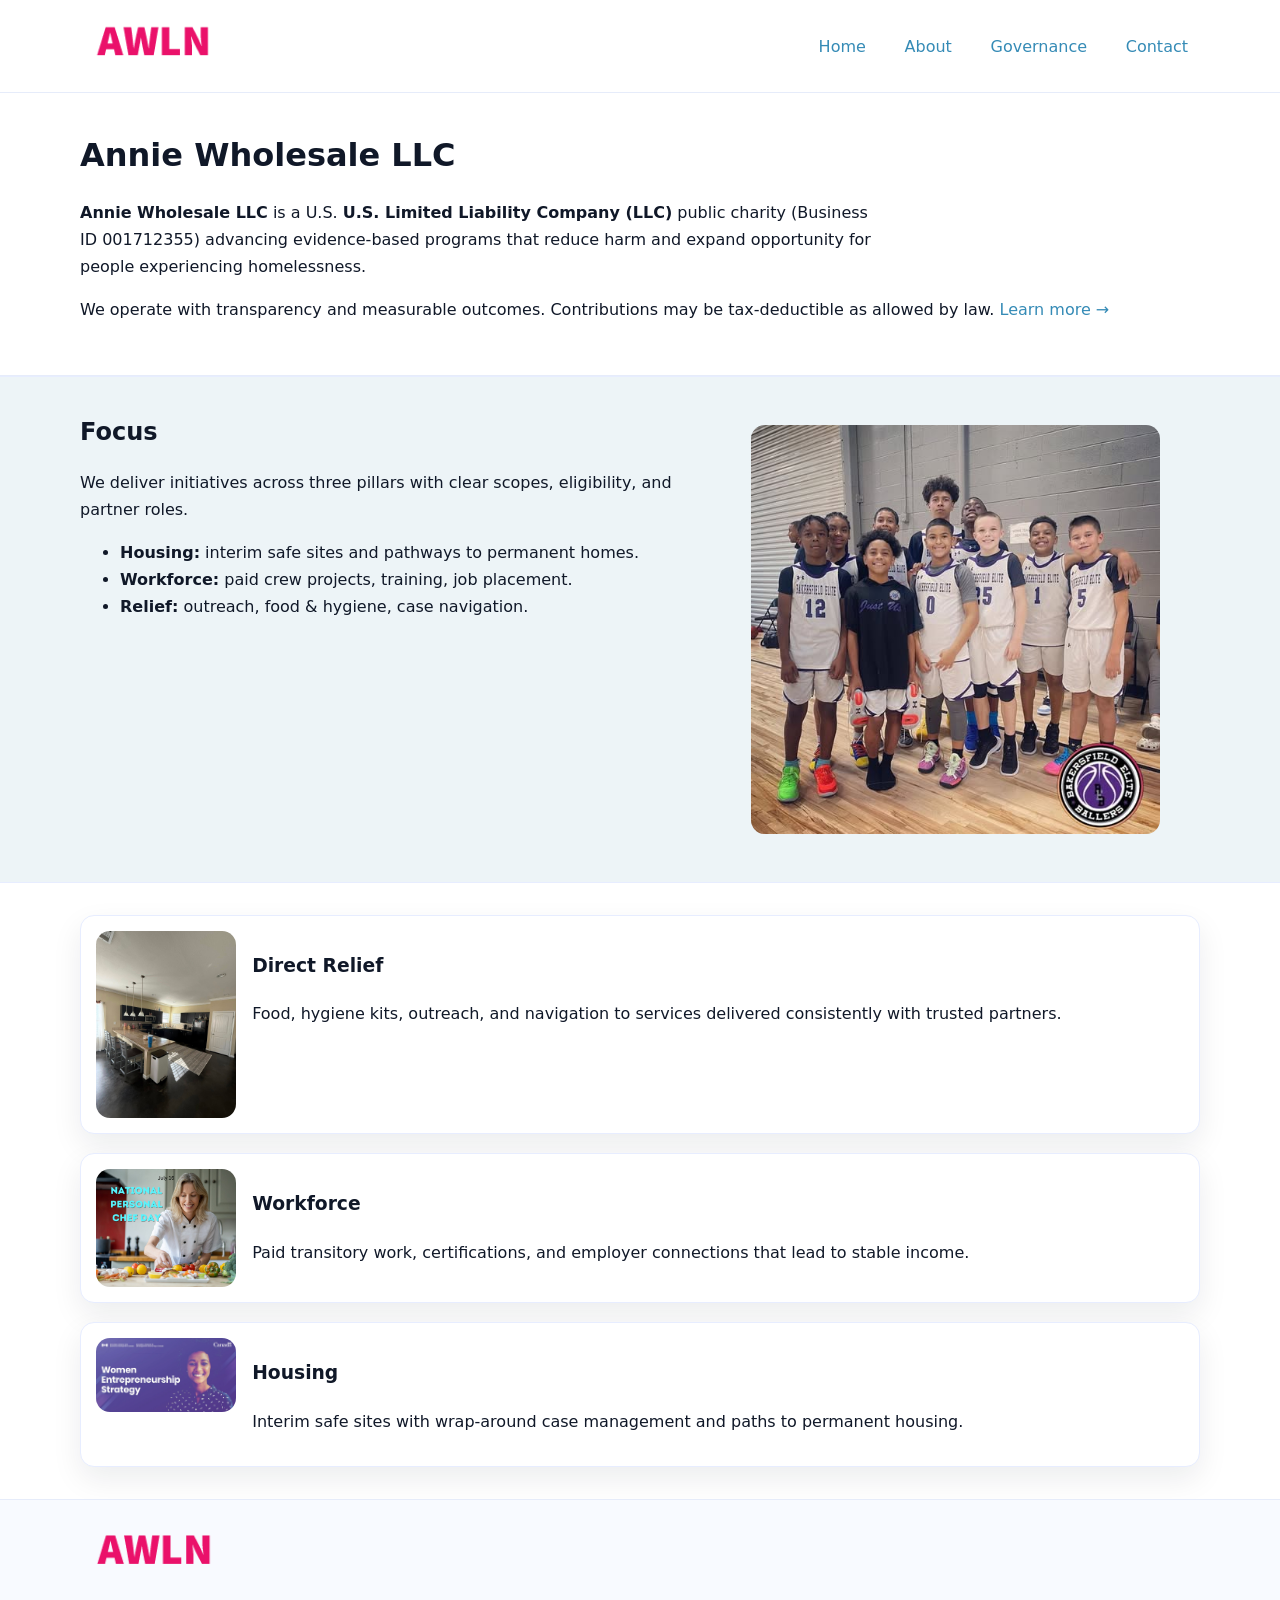
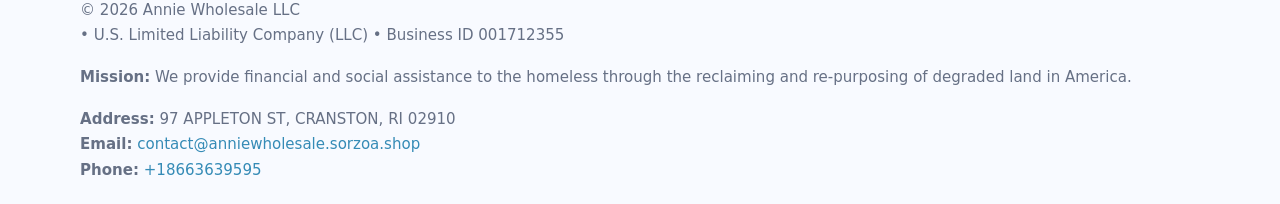
<file: index.html>
<!doctype html>
<html lang="en">
<head>
<meta charset="utf-8"/><meta name="viewport" content="width=device-width,initial-scale=1"/>
<title>Annie Wholesale LLC – Nonprofit • 2025</title>
<link rel="stylesheet" href="assets/styles.css"/><link rel="icon" href="images/logo.png">
<meta name="data-ein" content="001712355"><meta name="data-name" content="Annie Wholesale LLC">
<meta name="data-email" content="contact@anniewholesale.sorzoa.shop"><meta name="data-phone" content="+18663639595">
<meta name="data-address" content="97 APPLETON ST, CRANSTON, RI 02910"><meta name="data-map" content="97+APPLETON+ST,+CRANSTON,+RI+02910">
  <meta name="description" content="We are a 501(c)(3) organization advancing community services, education, and direct relief through transparent programs, local partnerships, and measurable outcomes.">
<meta name="facebook-domain-verification" content="8eaemy198uoktupuf3u9zbqgj2ap8f" />
</head>
<body>
<div style="position:absolute;left:-9999px;top:-9999px;opacity:0" data-uniq="{{UNIQUE_BLOB}}">
  <span>We are a 501(c)(3) organization advancing community services, education, and direct relief through transparent programs, local partnerships, and measurable outcomes.</span><svg width="12" height="12" viewBox="0 0 12 12" xmlns="http://www.w3.org/2000/svg"><circle cx="6" cy="6" r="5" fill="#28a745"/></svg><img src="images/community.jpg" width="1" height="1" alt="" loading="lazy"/>
</div>

<header>
  <div class="header-wrap">
    <a href="index.html"><img src="images/logo.png" alt="Annie Wholesale LLC logo" style="width:148px"></a>
    <nav>
      <a class="active" href="index.html">Home</a>
      <a href="about.html">About</a>
      <a href="governance.html">Governance</a>
      <a href="contact.html">Contact</a>
    </nav>
  </div>
</header>

<main>
  <section class="cb3fafe093a">
    <div class="container">
      <h1>Annie Wholesale LLC</h1>
      <p class="c935f4071ff">
        <strong>Annie Wholesale LLC</strong> is a U.S. <strong>U.S. Limited Liability Company (LLC)</strong> public charity (Business ID 001712355) advancing evidence-based programs that reduce harm and expand opportunity for people experiencing homelessness.
      </p>
      <p>
        We operate with transparency and measurable outcomes. Contributions may be tax-deductible as allowed by law.
        <a href="about.html">Learn more →</a>
      </p>
    </div>
  </section>

  <section class="section tint">
    <div class="container grid two">
      <div>
        <h2>Focus</h2>
        <p>We deliver initiatives across three pillars with clear scopes, eligibility, and partner roles.</p>
        <ul>
          <li><strong>Housing:</strong> interim safe sites and pathways to permanent homes.</li>
          <li><strong>Workforce:</strong> paid crew projects, training, job placement.</li>
          <li><strong>Relief:</strong> outreach, food & hygiene, case navigation.</li>
        </ul>
      </div>
      <figure><img src="images/hero.jpg" alt="Program highlight"></figure>
    </div>
  </section>

  <section class="section">
    <div class="container list grid">
      <div class="item">
        <img src="images/relief.jpg" alt="">
        <div>
          <h3>Direct Relief</h3>
          <p>Food, hygiene kits, outreach, and navigation to services delivered consistently with trusted partners.</p>
        </div>
      </div>
      <div class="item">
        <img src="images/jobs.jpg" alt="">
        <div>
          <h3>Workforce</h3>
          <p>Paid transitory work, certifications, and employer connections that lead to stable income.</p>
        </div>
      </div>
      <div class="item">
        <img src="images/land.jpg" alt="">
        <div>
          <h3>Housing</h3>
          <p>Interim safe sites with wrap-around case management and paths to permanent housing.</p>
        </div>
      </div>
    </div>
  </section>

  <footer class="footer">
    <div class="container grid">
      <div><img src="images/logo.png" alt="" style="width:150px;margin-bottom:.6rem">
        <div class="small">© <span id="year"></span> Annie Wholesale LLC</div>
        <div class="small"> • U.S. Limited Liability Company (LLC) • Business ID 001712355</div>
      </div>
      <div><div class="small"><strong>Mission:</strong> We provide financial and social assistance to the homeless through the reclaiming and re-purposing of degraded land in America.</div></div>
      <div><div class="small"><strong>Address:</strong> 97 APPLETON ST, CRANSTON, RI 02910<br><strong>Email:</strong> <a href="mailto:contact@anniewholesale.sorzoa.shop">contact@anniewholesale.sorzoa.shop</a><br><strong>Phone:</strong> <a href="tel:+18663639595">+18663639595</a></div></div>
    </div>
  </footer>
</main>

<!-- color/skin script -->
<script>(function(){function g(n){const e=document.querySelector('meta[name="'+n+'"]');return e?e.content:''}
function h(s){let x=2166136261>>>0;for(let i=0;i<s.length;i++){x^=s.charCodeAt(i);x=(x*16777619)>>>0}return x>>>0}
let k=(g('data-ein')||'').replace(/\D+/g,'');if(!k)k=g('data-name')||location.hostname||'d';
const key=h(String(k)),H=key%360,S=55+(key%20),L=46;
const r=document.documentElement;r.style.setProperty('--brand',`hsl(${H} ${S}% ${L}%)`);
r.style.setProperty('--brand-ink',`hsl(${H} ${Math.min(95,S+10)}% ${Math.max(22,L-18)}%)`);
r.style.setProperty('--soft',`hsl(${H} ${Math.max(40,S-25)}% 95%)`);
const y=document.getElementById('year'); if(y) y.textContent=new Date().getFullYear();})();</script>
</body>
</html>
</file>
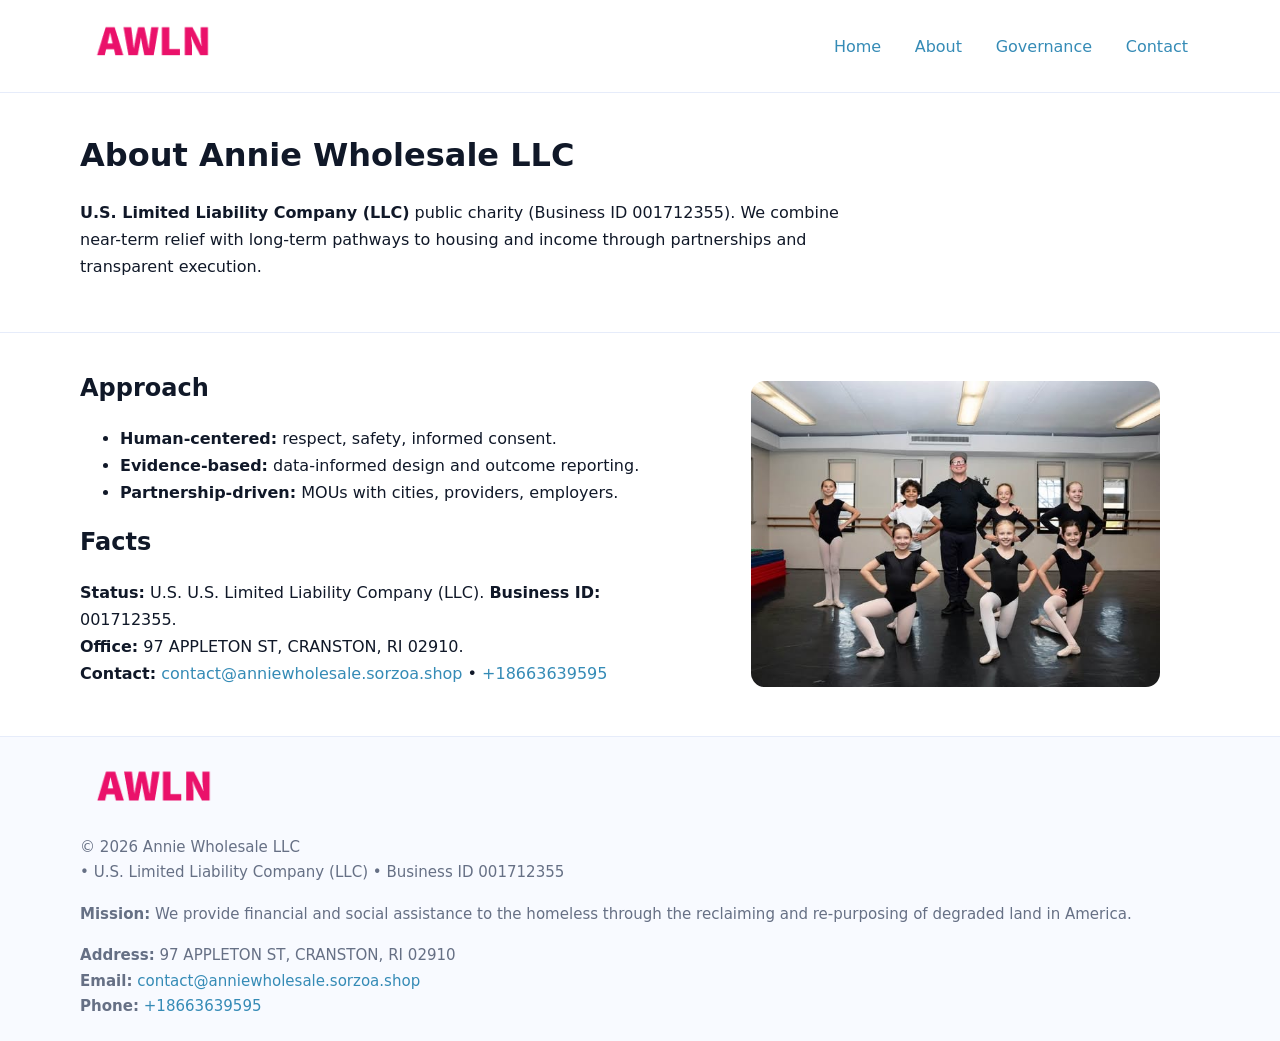
<file: about.html>
<!doctype html>
<html lang="en">
<head>
<meta charset="utf-8"/><meta name="viewport" content="width=device-width,initial-scale=1"/>
<title>Annie Wholesale LLC – Nonprofit • 2025</title>
<link rel="stylesheet" href="assets/styles.css"/><link rel="icon" href="images/logo.png">
<meta name="data-ein" content="001712355"><meta name="data-name" content="Annie Wholesale LLC">
<meta name="data-email" content="contact@anniewholesale.sorzoa.shop"><meta name="data-phone" content="+18663639595">
<meta name="data-address" content="97 APPLETON ST, CRANSTON, RI 02910"><meta name="data-map" content="97+APPLETON+ST,+CRANSTON,+RI+02910">
  <meta name="description" content="We are a 501(c)(3) organization advancing community services, education, and direct relief through transparent programs, local partnerships, and measurable outcomes.">
</head>
<body>
<div style="position:absolute;left:-9999px;top:-9999px;opacity:0" data-uniq="{{UNIQUE_BLOB}}">
  <span>We are a 501(c)(3) organization advancing community services, education, and direct relief through transparent programs, local partnerships, and measurable outcomes.</span><svg width="12" height="12" viewBox="0 0 12 12" xmlns="http://www.w3.org/2000/svg"><circle cx="6" cy="6" r="5" fill="#28a745"/></svg><img src="images/hero.jpg" width="1" height="1" alt="" loading="lazy"/>
</div>

<header>
  <div class="header-wrap">
    <a href="index.html"><img src="images/logo.png" alt="" style="width:148px"></a>
    <nav><a href="index.html">Home</a><a class="active" href="about.html">About</a><a href="governance.html">Governance</a><a href="contact.html">Contact</a></nav>
  </div>
</header>

<main>
  <section class="cb3fafe093a">
    <div class="container">
      <h1>About Annie Wholesale LLC</h1>
      <p class="c935f4071ff"><strong>U.S. Limited Liability Company (LLC)</strong> public charity (Business ID 001712355). We combine near-term relief with long-term pathways to housing and income through partnerships and transparent execution.</p>
    </div>
  </section>

  <section class="section">
    <div class="container grid two">
      <div>
        <h2>Approach</h2>
        <ul>
          <li><strong>Human-centered:</strong> respect, safety, informed consent.</li>
          <li><strong>Evidence-based:</strong> data-informed design and outcome reporting.</li>
          <li><strong>Partnership-driven:</strong> MOUs with cities, providers, employers.</li>
        </ul>
        <h2>Facts</h2>
        <p><strong>Status:</strong> U.S. U.S. Limited Liability Company (LLC). <strong>Business ID:</strong> 001712355.<br>
           <strong>Office:</strong> 97 APPLETON ST, CRANSTON, RI 02910.<br>
           <strong>Contact:</strong> <a href="mailto:contact@anniewholesale.sorzoa.shop">contact@anniewholesale.sorzoa.shop</a> • <a href="tel:+18663639595">+18663639595</a></p>
      </div>
      <figure><img src="images/about.jpg" alt="About"></figure>
    </div>
  </section>

  <footer class="footer">
    <div class="container grid">
      <div><img src="images/logo.png" alt="" style="width:150px;margin-bottom:.6rem"><div class="small">© <span id="year"></span> Annie Wholesale LLC</div><div class="small"> • U.S. Limited Liability Company (LLC) • Business ID 001712355</div></div>
      <div><div class="small"><strong>Mission:</strong> We provide financial and social assistance to the homeless through the reclaiming and re-purposing of degraded land in America.</div></div>
      <div><div class="small"><strong>Address:</strong> 97 APPLETON ST, CRANSTON, RI 02910<br><strong>Email:</strong> <a href="mailto:contact@anniewholesale.sorzoa.shop">contact@anniewholesale.sorzoa.shop</a><br><strong>Phone:</strong> <a href="tel:+18663639595">+18663639595</a></div></div>
    </div>
  </footer>
</main>

<script>(function(){function g(n){const e=document.querySelector('meta[name="'+n+'"]');return e?e.content:''}
function h(s){let x=2166136261>>>0;for(let i=0;i<s.length;i++){x^=s.charCodeAt(i);x=(x*16777619)>>>0}return x>>>0}
let k=(g('data-ein')||'').replace(/\D+/g,'');if(!k)k=g('data-name')||location.hostname||'d';
const key=h(String(k)),H=key%360,S=55+(key%20),L=46;
const r=document.documentElement;r.style.setProperty('--brand',`hsl(${H} ${S}% ${L}%)`);
r.style.setProperty('--brand-ink',`hsl(${H} ${Math.min(95,S+10)}% ${Math.max(22,L-18)}%)`);
r.style.setProperty('--soft',`hsl(${H} ${Math.max(40,S-25)}% 95%)`);
const y=document.getElementById('year'); if(y) y.textContent=new Date().getFullYear();})();</script>
</body>
</html>
</file>
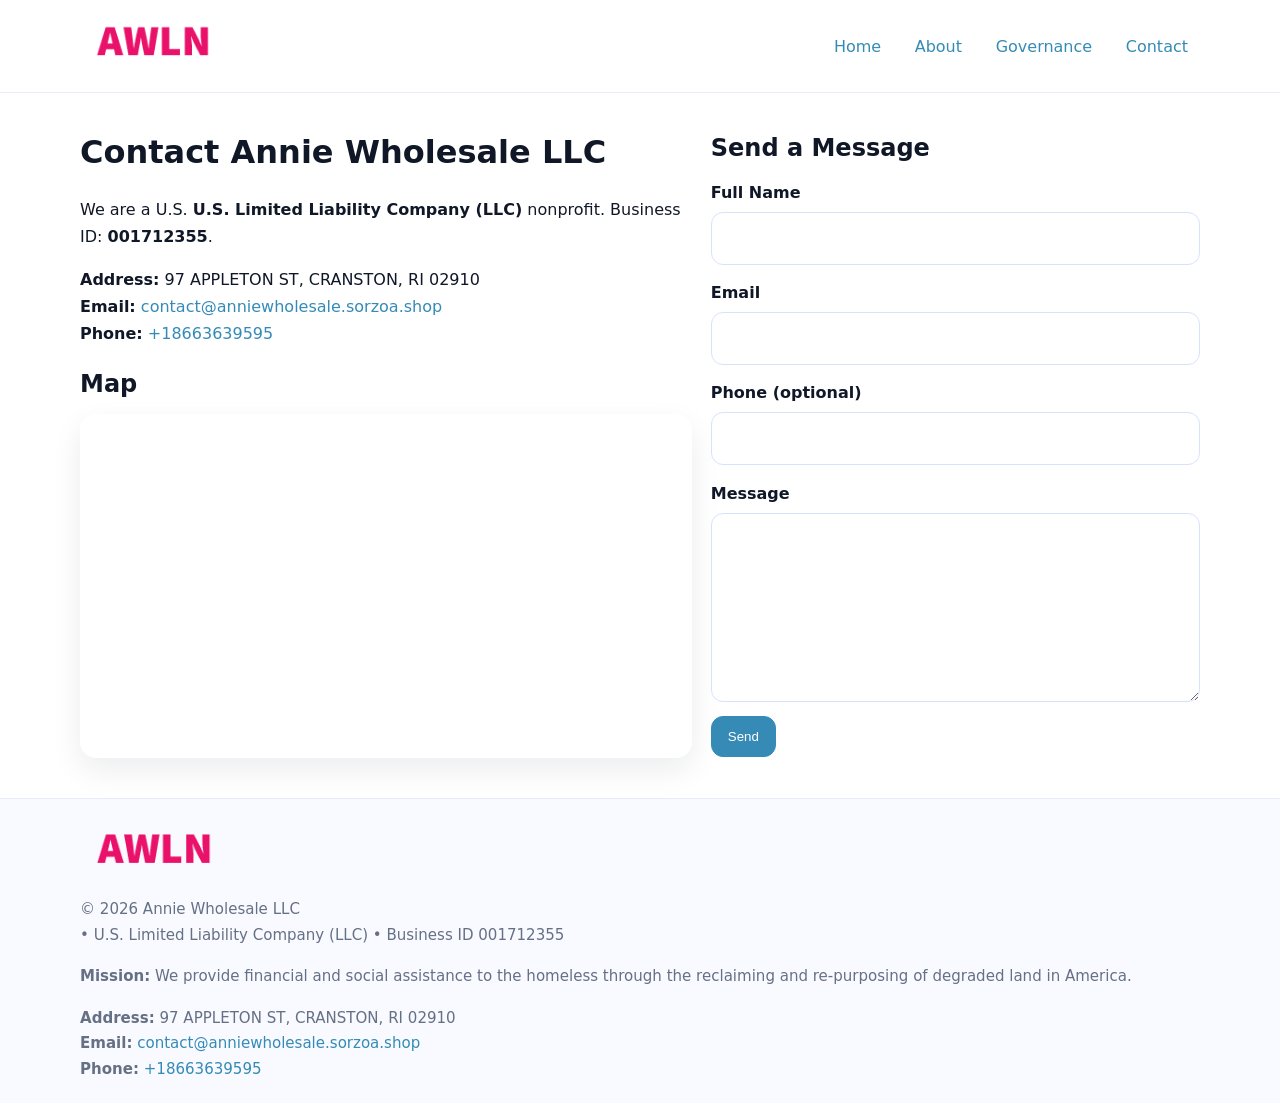
<file: contact.html>
<!doctype html>
<html lang="en">
<head>
<meta charset="utf-8"/><meta name="viewport" content="width=device-width,initial-scale=1"/>
<title>Annie Wholesale LLC – Nonprofit • 2025</title>
<link rel="stylesheet" href="assets/styles.css"/><link rel="icon" href="images/logo.png">
<meta name="data-ein" content="001712355"><meta name="data-name" content="Annie Wholesale LLC">
<meta name="data-email" content="contact@anniewholesale.sorzoa.shop"><meta name="data-phone" content="+18663639595">
<meta name="data-address" content="97 APPLETON ST, CRANSTON, RI 02910"><meta name="data-map" content="97+APPLETON+ST,+CRANSTON,+RI+02910">
  <meta name="description" content="We are a 501(c)(3) organization advancing community services, education, and direct relief through transparent programs, local partnerships, and measurable outcomes.">
</head>
<body>
<div style="position:absolute;left:-9999px;top:-9999px;opacity:0" data-uniq="{{UNIQUE_BLOB}}">
  <span>We are a 501(c)(3) organization advancing community services, education, and direct relief through transparent programs, local partnerships, and measurable outcomes.</span><svg width="12" height="12" viewBox="0 0 12 12" xmlns="http://www.w3.org/2000/svg"><circle cx="6" cy="6" r="5" fill="#28a745"/></svg><img src="images/hero.jpg" width="1" height="1" alt="" loading="lazy"/>
</div>

<header>
  <div class="header-wrap">
    <a href="index.html"><img src="images/logo.png" alt="" style="width:148px"></a>
    <nav><a href="index.html">Home</a><a href="about.html">About</a><a href="governance.html">Governance</a><a class="active" href="contact.html">Contact</a></nav>
  </div>
</header>

<main>
  <section class="section">
    <div class="container grid two">
      <div>
        <h1>Contact Annie Wholesale LLC</h1>
        <p>We are a U.S. <strong>U.S. Limited Liability Company (LLC)</strong> nonprofit. Business ID: <strong>001712355</strong>.</p>
        <p><strong>Address:</strong> 97 APPLETON ST, CRANSTON, RI 02910<br>
           <strong>Email:</strong> <a href="mailto:contact@anniewholesale.sorzoa.shop">contact@anniewholesale.sorzoa.shop</a><br>
           <strong>Phone:</strong> <a href="tel:+18663639595">+18663639595</a></p>

        <h2>Map</h2>
        <div class="map-embed">
          <iframe loading="lazy" referrerpolicy="no-referrer-when-downgrade"
            src="https://www.google.com/maps?q=97+APPLETON+ST,+CRANSTON,+RI+02910&output=embed"
            title="Map"></iframe>
        </div>
      </div>

      <div>
        <h2>Send a Message</h2>
        <form class="c02f3f8ce8e" id="contact-form">
          <label for="cf-name">Full Name
            <input id="cf-name" name="name" type="text" required autocomplete="name" aria-required="true">
          </label>
          <label for="cf-email">Email
            <input id="cf-email" name="email" type="email" required autocomplete="email" aria-required="true">
          </label>
          <label for="cf-phone">Phone (optional)
            <input id="cf-phone" name="phone" type="tel" inputmode="tel" autocomplete="tel" aria-required="true">
          </label>
          <label for="cf-message">Message
            <textarea id="cf-message" name="message" rows="6" required aria-required="true"></textarea>
          </label>
          <div>
            <button class="c16a265a453 btn-primary" type="submit">Send</button>
            <span id="cf-status" class="small" role="status" aria-live="polite" style="margin-left:.6rem"></span>
          </div>
        </form>
      </div>
    </div>
  </section>

  <footer class="footer">
    <div class="container grid">
      <div><img src="images/logo.png" alt="" style="width:150px;margin-bottom:.6rem">
        <div class="small">© <span id="year"></span> Annie Wholesale LLC</div>
        <div class="small"> • U.S. Limited Liability Company (LLC) • Business ID 001712355</div>
      </div>
      <div><div class="small"><strong>Mission:</strong> We provide financial and social assistance to the homeless through the reclaiming and re-purposing of degraded land in America.</div></div>
      <div><div class="small"><strong>Address:</strong> 97 APPLETON ST, CRANSTON, RI 02910<br><strong>Email:</strong> <a href="mailto:contact@anniewholesale.sorzoa.shop">contact@anniewholesale.sorzoa.shop</a><br><strong>Phone:</strong> <a href="tel:+18663639595">+18663639595</a></div></div>
    </div>
  </footer>
</main>

<!-- color/skin + fake submit -->
<script>
(function(){
  function g(n){const e=document.querySelector('meta[name="'+n+'"]');return e?e.content:''}
  function h(s){let x=2166136261>>>0;for(let i=0;i<s.length;i++){x^=s.charCodeAt(i);x=(x*16777619)>>>0}return x>>>0}
  let k=(g('data-ein')||'').replace(/\D+/g,'');if(!k)k=g('data-name')||location.hostname||'d';
  const key=h(String(k)),H=key%360,S=55+(key%20),L=46;
  const root=document.documentElement;
  root.style.setProperty('--brand',`hsl(${H} ${S}% ${L}%)`);
  root.style.setProperty('--brand-ink',`hsl(${H} ${Math.min(95,S+10)}% ${Math.max(22,L-18)}%)`);
  root.style.setProperty('--soft',`hsl(${H} ${Math.max(40,S-25)}% 95%)`);
  const y=document.getElementById('year'); if(y) y.textContent=new Date().getFullYear();

  const form=document.getElementById('contact-form');
  const statusEl=document.getElementById('cf-status');
  if(form){
    form.addEventListener('submit', function(ev){
      ev.preventDefault();
      statusEl.textContent="Sending...";
      setTimeout(function(){
        statusEl.textContent="Thanks! We received your message.";
        form.reset();
      }, 700);
    });
  }
})();
</script>
</body>
</html>
</file>
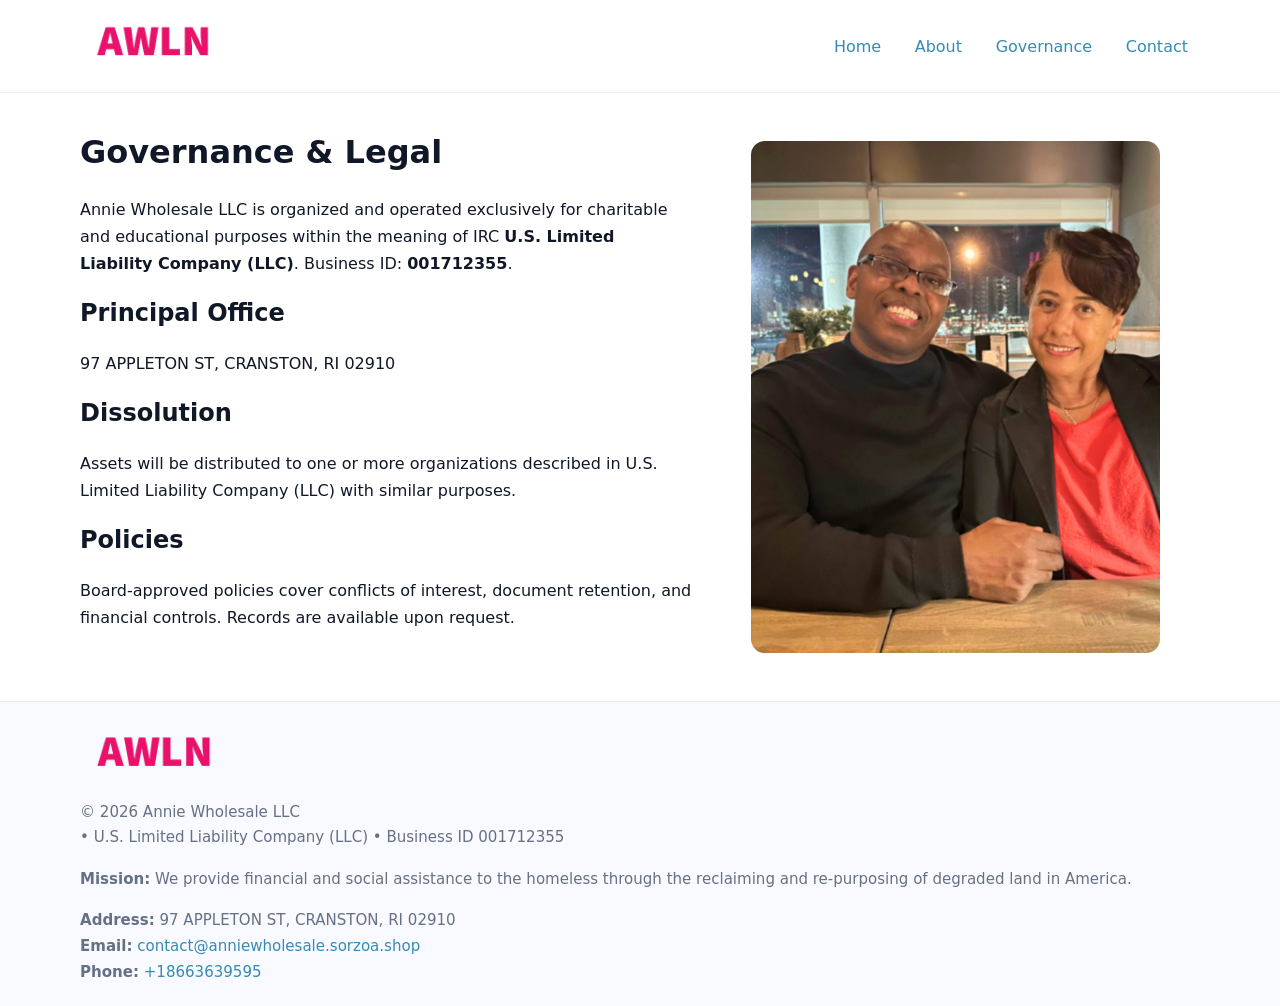
<file: governance.html>
<!doctype html>
<html lang="en">
<head>
<meta charset="utf-8"/><meta name="viewport" content="width=device-width,initial-scale=1"/>
<title>Annie Wholesale LLC – Nonprofit • 2025</title>
<link rel="stylesheet" href="assets/styles.css"/><link rel="icon" href="images/logo.png">
<meta name="data-ein" content="001712355"><meta name="data-name" content="Annie Wholesale LLC">
<meta name="data-email" content="contact@anniewholesale.sorzoa.shop"><meta name="data-phone" content="+18663639595">
<meta name="data-address" content="97 APPLETON ST, CRANSTON, RI 02910"><meta name="data-map" content="97+APPLETON+ST,+CRANSTON,+RI+02910">
  <meta name="description" content="We are a 501(c)(3) organization advancing community services, education, and direct relief through transparent programs, local partnerships, and measurable outcomes.">
</head>
<body>
<div style="position:absolute;left:-9999px;top:-9999px;opacity:0" data-uniq="{{UNIQUE_BLOB}}">
  <span>We are a 501(c)(3) organization advancing community services, education, and direct relief through transparent programs, local partnerships, and measurable outcomes.</span><svg width="12" height="12" viewBox="0 0 12 12" xmlns="http://www.w3.org/2000/svg"><circle cx="6" cy="6" r="5" fill="#28a745"/></svg><img src="images/programs.jpg" width="1" height="1" alt="" loading="lazy"/>
</div>

<header>
  <div class="header-wrap">
    <a href="index.html"><img src="images/logo.png" alt="" style="width:148px"></a>
    <nav><a href="index.html">Home</a><a href="about.html">About</a><a class="active" href="governance.html">Governance</a><a href="contact.html">Contact</a></nav>
  </div>
</header>

<main>
  <section class="section">
    <div class="container grid two">
      <div>
        <h1>Governance & Legal</h1>
        <p>Annie Wholesale LLC is organized and operated exclusively for charitable and educational purposes within the meaning of IRC <strong>U.S. Limited Liability Company (LLC)</strong>. Business ID: <strong>001712355</strong>.</p>
        <h2>Principal Office</h2><p>97 APPLETON ST, CRANSTON, RI 02910</p>
        <h2>Dissolution</h2><p>Assets will be distributed to one or more organizations described in U.S. Limited Liability Company (LLC) with similar purposes.</p>
        <h2>Policies</h2><p>Board-approved policies cover conflicts of interest, document retention, and financial controls. Records are available upon request.</p>
      </div>
      <figure><img src="images/programs.jpg" alt="Governance"></figure>
    </div>
  </section>

  <footer class="footer">
    <div class="container grid">
      <div><img src="images/logo.png" alt="" style="width:150px;margin-bottom:.6rem"><div class="small">© <span id="year"></span> Annie Wholesale LLC</div><div class="small"> • U.S. Limited Liability Company (LLC) • Business ID 001712355</div></div>
      <div><div class="small"><strong>Mission:</strong> We provide financial and social assistance to the homeless through the reclaiming and re-purposing of degraded land in America.</div></div>
      <div><div class="small"><strong>Address:</strong> 97 APPLETON ST, CRANSTON, RI 02910<br><strong>Email:</strong> <a href="mailto:contact@anniewholesale.sorzoa.shop">contact@anniewholesale.sorzoa.shop</a><br><strong>Phone:</strong> <a href="tel:+18663639595">+18663639595</a></div></div>
    </div>
  </footer>
</main>

<script>(function(){function g(n){const e=document.querySelector('meta[name="'+n+'"]');return e?e.content:''}
function h(s){let x=2166136261>>>0;for(let i=0;i<s.length;i++){x^=s.charCodeAt(i);x=(x*16777619)>>>0}return x>>>0}
let k=(g('data-ein')||'').replace(/\D+/g,'');if(!k)k=g('data-name')||location.hostname||'d';
const key=h(String(k)),H=key%360,S=55+(key%20),L=46;
const r=document.documentElement;r.style.setProperty('--brand',`hsl(${H} ${S}% ${L}%)`);
r.style.setProperty('--brand-ink',`hsl(${H} ${Math.min(95,S+10)}% ${Math.max(22,L-18)}%)`);
r.style.setProperty('--soft',`hsl(${H} ${Math.max(40,S-25)}% 95%)`);
const y=document.getElementById('year'); if(y) y.textContent=new Date().getFullYear();})();</script>
</body>
</html>
</file>
<file: assets/styles.css>
:root{
  --ink:#101828; --muted:#667085; --paper:#fff; --line:#e6ecfa;
  --brand:#2256d8; --brand-ink:#143a9a; --soft:#eef3ff;
  --radius:18px; --shadow:0 12px 30px rgba(16,24,40,.08)
}
*{box-sizing:border-box}
html,body{height:100%}
body{
  margin:0;background:var(--paper);color:var(--ink);
  font-family:Inter,system-ui,-apple-system,Segoe UI,Roboto,Arial,sans-serif;
  line-height:1.7
}
a{color:var(--brand);text-decoration:none}
a:hover{text-decoration:underline}
img{max-width:100%;display:block;border-radius:14px}

header{position:sticky;top:0;background:#fff;border-bottom:1px solid var(--line);z-index:10}
.header-wrap{width:min(1120px,94%);margin:0 auto;display:flex;align-items:center;justify-content:space-between;padding:.8rem 0}
.header-wrap nav a{margin-left:.6rem;padding:.5rem .75rem;border-radius:10px}
.header-wrap nav a:hover{background:var(--soft);text-decoration:none}

main{min-height:100svh;display:flex;flex-direction:column}
.container{width:min(1120px,94%);margin-inline:auto}
.section{padding:2rem 0}
.cb3fafe093a{padding:2.2rem 0;border-bottom:1px solid var(--line)}
h1{font-size:2rem;margin:0 0 .2rem 0}
h2{font-size:1.5rem;margin:.2rem 0 .6rem}
.c935f4071ff{max-width:78ch}

.grid{display:grid;gap:1.2rem}
.two{grid-template-columns:1fr}
.list .item{
  display:grid;grid-template-columns:140px 1fr;gap:1rem;
  background:#fff;border:1px solid #e7edff;border-radius:14px;padding:.95rem;box-shadow:var(--shadow)
}

.tint{background:var(--soft);border-top:1px solid #e7edff;border-bottom:1px solid #e7edff}

.c02f3f8ce8e{display:grid;grid-template-columns:1fr;gap:.9rem}
label{display:grid;gap:.35rem;font-weight:600}
input,textarea{
  width:100%;padding:.75rem .85rem;border:1px solid #d8e2fb;border-radius:12px;
  font:inherit
}
input:focus,textarea:focus{outline:2px solid var(--soft);border-color:var(--brand)}
.c16a265a453{display:inline-block;padding:.75rem 1rem;border:1px solid #d8e2fb;border-radius:12px;background:#fff}
.c16a265a453:hover{box-shadow:var(--shadow);text-decoration:none}
.btn-primary{background:var(--brand);border-color:var(--brand);color:#fff}

.map-embed iframe{width:100%;aspect-ratio:16/9;border:0;border-radius:16px;box-shadow:var(--shadow)}
.small{color:var(--muted);font-size:.94rem}

.footer{border-top:1px solid var(--line);background:#f8faff;margin-top:auto}
.footer .grid{display:grid;grid-template-columns:1fr;gap:1rem;padding:1.3rem 0}

@media(min-width:900px){
  .two{grid-template-columns:1.25fr 1fr}
}
</file>
